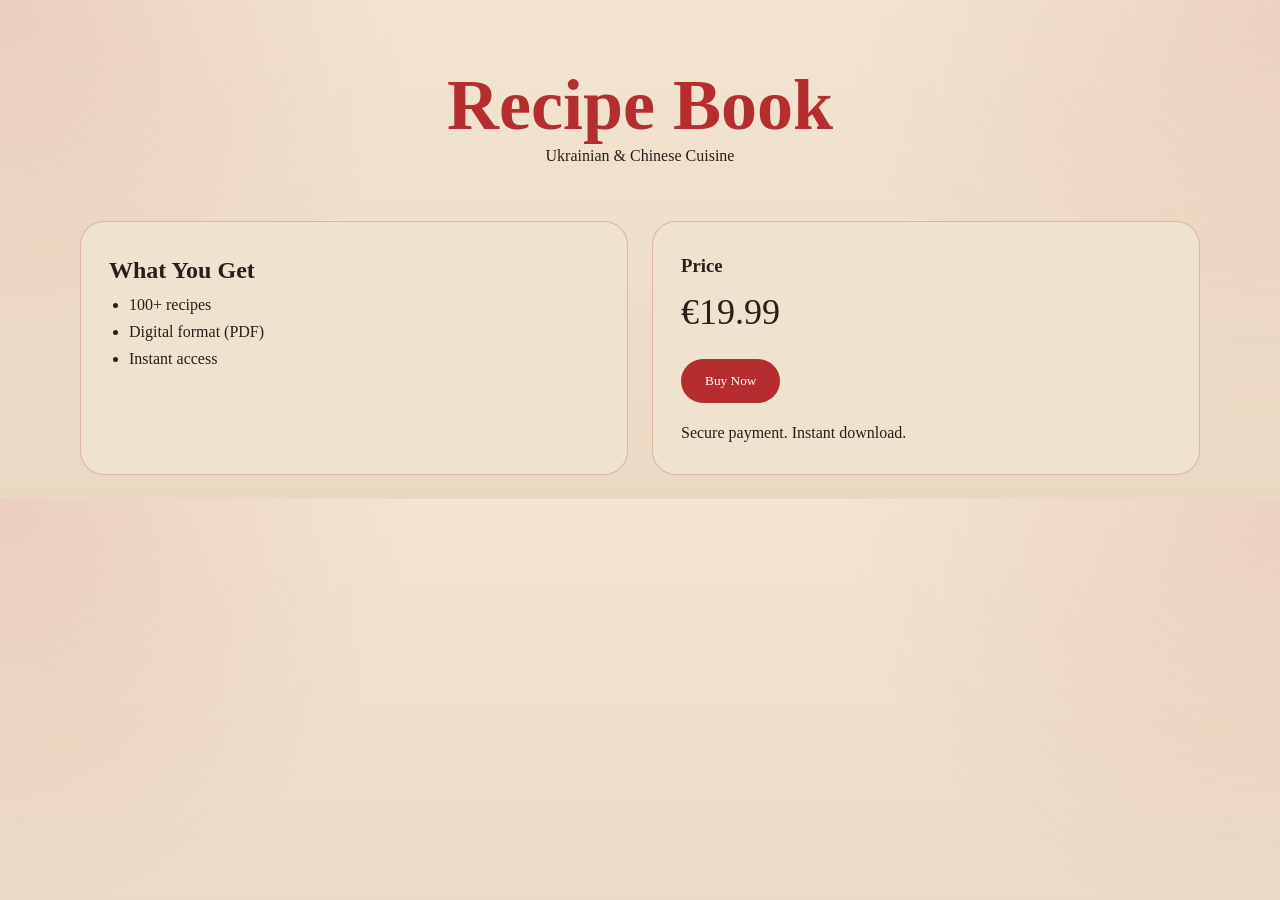
<file: buy.html>
<!DOCTYPE html>
<html lang="en">
<head>
  <meta charset="UTF-8">
  <meta name="viewport" content="width=device-width, initial-scale=1.0">
  <title>Buy Recipe Book</title>
  <!-- Підключення робочого CSS -->
  <link rel="stylesheet" href="css/style.css">
  <link rel="stylesheet" href="css/responsive.css">
</head>
<body>

<section class="buy-hero">
  <h1>Recipe Book</h1>
  <p>
    Ukrainian & Chinese Cuisine
  </p>
</section>

<section class="buy-content">
  <div class="buy-info">
    <h2>What You Get</h2>
    <ul>
      <li>100+ recipes</li>
      <li>Digital format (PDF)</li>
      <li>Instant access</li>
    </ul>
  </div>

  <div class="buy-box">
    <h3>Price</h3>
    <p class="price">€19.99</p>
    <button class="buy-btn">Buy Now</button>
    <p class="small">
      Secure payment. Instant download.
    </p>
  </div>
</section>

</body>
</html>
</file>
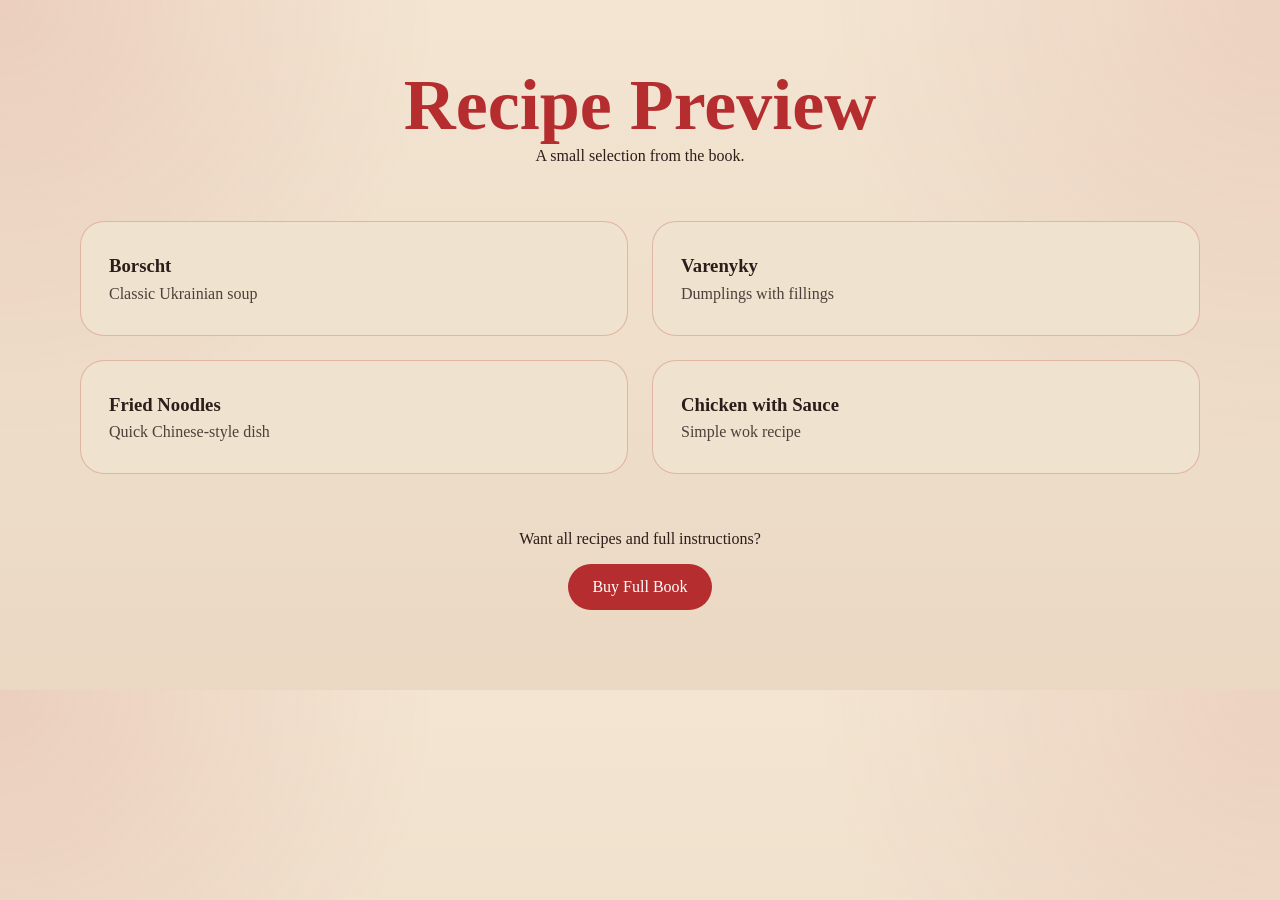
<file: recipes.html>
<!DOCTYPE html>
<html lang="en">
<head>
  <meta charset="UTF-8">
  <meta name="viewport" content="width=device-width, initial-scale=1.0">
  <title>Recipe Preview</title>
  <!-- Підключення робочого CSS -->
  <link rel="stylesheet" href="css/style.css">
  <link rel="stylesheet" href="css/responsive.css">
</head>
<body>

<section class="page-hero">
  <h1>Recipe Preview</h1>
  <p>
    A small selection from the book.
  </p>
</section>

<section class="recipes-grid">
  <div class="recipe-card">
    <h3>Borscht</h3>
    <p>Classic Ukrainian soup</p>
  </div>

  <div class="recipe-card">
    <h3>Varenyky</h3>
    <p>Dumplings with fillings</p>
  </div>

  <div class="recipe-card">
    <h3>Fried Noodles</h3>
    <p>Quick Chinese-style dish</p>
  </div>

  <div class="recipe-card">
    <h3>Chicken with Sauce</h3>
    <p>Simple wok recipe</p>
  </div>
</section>

<section class="recipes-cta">
  <p>
    Want all recipes and full instructions?
  </p>
  <a href="buy.html" class="buy-btn">Buy Full Book</a>
</section>

</body>
</html>
</file>
<file: css/style.css>
@import url('https://fonts.googleapis.com/css2?family=Comic+Relief:wght@400;700&display=swap');
@import url('https://fonts.googleapis.com/css2?family=Indie+Flower&display=swap');

:root {
  --paper: #efe2cf;
  --paper-soft: #f4e7d6;
  --paper-dark: #e2d2bc;
  --ink: #2b1d1a;
  --red: #b52d2f;
  --red-dark: #932929;
  --red-deep: #9d2427;
  --red-soft: #cf6a6a;
  --line: rgba(179, 53, 53, 0.35);
  --line-red: rgba(181, 45, 47, 0.35);
  --soft-shadow: 0 16px 50px rgba(80, 32, 24, 0.12);
}

* {
  margin: 0;
  padding: 0;
  box-sizing: border-box;
}

html,
body {
  width: 100%;
  overflow-x: hidden;
  scroll-behavior: smooth;
}

body {
  font-family: Georgia, "Times New Roman", serif;
  color: var(--ink);
  background:
    radial-gradient(circle at top left, rgba(181, 45, 47, 0.12), transparent 30%),
    radial-gradient(circle at top right, rgba(181, 45, 47, 0.10), transparent 32%),
    linear-gradient(180deg, #f3e5d2 0%, #ead8c3 100%);
}

/* INTRO */
.intro {
  position: fixed;
  inset: 0;
  z-index: 9999;
  background:
    radial-gradient(circle at center, rgba(179, 53, 53, 0.08), transparent 40%),
    linear-gradient(180deg, #ede0cd 0%, #e5d3bc 100%);
}

.intro-overlay {
  position: absolute;
  inset: 0;
  background: linear-gradient(180deg, rgba(179, 53, 53, 0.08), rgba(179, 53, 53, 0.02));
}

.intro-text {
  position: absolute;
  inset: 0;
  display: grid;
  place-items: center;
  text-align: center;
  padding: 24px;
}

.intro-sub {
  font-size: 12px;
  letter-spacing: 0.22em;
  text-transform: uppercase;
  color: var(--red);
  opacity: 0;
  transform: translateY(16px);
  margin-bottom: 12px;
}

.intro-title {
  font-size: clamp(42px, 8vw, 98px);
  line-height: 0.95;
  color: var(--red);
  letter-spacing: 0.02em;
  opacity: 0;
  transform: translateY(20px);
}

/* PAGE */
.page-content {
  opacity: 0;
}

/* BUTTONS */
.menu-btn,
.hero-actions button,
.buy-btn,
.secondary-btn,
.sound-float,
.story-audio-btn,
.cuisine-switch,
.similar-dish-btn,
.recipe-tab,
.recipe-item,
.linked-dish-btn {
  font-family: inherit;
  cursor: pointer;
  transition: transform 0.25s ease, background 0.25s ease, color 0.25s ease, border-color 0.25s ease, opacity 0.25s ease, box-shadow 0.25s ease;
}

.menu-btn:hover,
.hero-actions button:hover,
.buy-btn:hover,
.secondary-btn:hover,
.sound-float:hover,
.story-audio-btn:hover,
.cuisine-switch:hover,
.similar-dish-btn:hover,
.recipe-tab:hover,
.recipe-item:hover,
.linked-dish-btn:hover {
  transform: translateY(-2px);
}

.menu-btn,
.hero-actions button,
.buy-btn,
.secondary-btn,
.sound-float {
  padding: 12px 22px;
  border-radius: 999px;
  border: 1px solid rgba(181, 45, 47, 0.35);
  background: rgba(244, 231, 214, 0.92);
  color: var(--red-deep);
  backdrop-filter: blur(8px);
}

/* HERO */
.hero {
  min-height: 100vh;
  position: relative;
  padding: 28px 32px;
  background:
    linear-gradient(180deg, rgba(239, 226, 207, 0.1), rgba(239, 226, 207, 0.1)),
    url("../images/home-page.png") center center / cover no-repeat;
  overflow: hidden;
}

.hero::before {
  content: "";
  position: absolute;
  inset: 24px;
  border: 1.5px solid rgba(179, 53, 53, 0.28);
  pointer-events: none;
}

.hero::after,
.book-gallery::before,
.memory-section::before,
.interactive-recipes::after {
  content: "";
  position: absolute;
  inset: 0;
  pointer-events: none;
  background: linear-gradient(180deg, rgba(181, 45, 47, 0.03), rgba(181, 45, 47, 0.01));
}

.hero-ornament-top {
  position: absolute;
  right: 7%;
  top: 10%;
  width: 160px;
  height: 100px;
  border-top: 2px solid rgba(179, 53, 53, 0.55);
  border-right: 2px solid rgba(179, 53, 53, 0.55);
  border-radius: 0 80px 0 0;
  opacity: 0.45;
}

.menu-btn {
  position: relative;
  z-index: 3;
}

.hero-actions {
  display: flex;
  justify-content: flex-end;
  gap: 12px;
  position: relative;
  z-index: 3;
}

.hero-text {
  position: absolute;
  top: 45%;
  left: 43%;
  transform: translate(-50%, -50%);
  width: min(92%, 980px);
  text-align: center;
  opacity: 0;
}

.hero-kicker,
.section-kicker,
.recipe-detail-kicker,
.recipe-stage-kicker {
  font-size: 12px;
  letter-spacing: 0.22em;
  text-transform: uppercase;
  color: var(--red);
}

.hero-kicker {
  margin-bottom: 18px;
}

.hero-title-main {
  font-size: clamp(52px, 9vw, 126px);
  line-height: 0.9;
  color: var(--red);
  letter-spacing: 0.01em;
}

.hero-note {
  margin-top: 18px;
  font-size: 14px;
  letter-spacing: 0.18em;
  text-transform: uppercase;
  color: rgba(147, 41, 41, 0.78);
}

.hero-scroll {
  position: absolute;
  bottom: 24px;
  left: 50%;
  transform: translateX(-50%);
  font-size: 12px;
  letter-spacing: 0.16em;
  text-transform: uppercase;
  color: rgba(147, 41, 41, 0.72);
}

/* MENU */
.menu-panel {
  position: fixed;
  top: 18px;
  left: 18px;
  width: 320px;
  max-width: calc(100% - 36px);
  padding: 26px 22px 22px;
  border-radius: 24px;
  background: rgba(150, 44, 44, 0.96);
  border: 1px solid rgba(255, 255, 255, 0.16);
  backdrop-filter: blur(12px);
  z-index: 10000;
  opacity: 0;
  pointer-events: none;
  transform: translateY(-12px) scale(0.98);
  transition: opacity 0.35s ease, transform 0.35s ease;
  box-shadow: 0 20px 50px rgba(100, 20, 20, 0.28);
}

.menu-panel.active {
  opacity: 1;
  pointer-events: auto;
  transform: translateY(0) scale(1);
}

.menu-close {
  position: absolute;
  top: 12px;
  right: 14px;
  width: 36px;
  height: 36px;
  border-radius: 50%;
  border: none;
  background: rgba(255, 255, 255, 0.14);
  color: #fff4ee;
  font-size: 24px;
  cursor: pointer;
}

.menu-panel-content {
  display: flex;
  flex-direction: column;
  gap: 14px;
}

.menu-label {
  font-size: 11px;
  letter-spacing: 0.18em;
  text-transform: uppercase;
  color: rgba(255, 247, 243, 0.72);
  margin-bottom: 6px;
}

.menu-panel a {
  color: #fff5ef;
  text-decoration: none;
  font-size: 24px;
  line-height: 1.1;
  transition: opacity 0.2s ease, transform 0.2s ease;
}

.menu-panel a:hover {
  opacity: 0.82;
  transform: translateX(4px);
}

.sound-control {
  margin-top: 10px;
  padding-top: 16px;
  border-top: 1px solid rgba(255, 255, 255, 0.18);
  display: flex;
  justify-content: space-between;
  align-items: center;
  gap: 12px;
}

.sound-control span {
  color: #fff2eb;
  font-size: 14px;
}

.sound-toggle {
  padding: 10px 16px;
  border-radius: 999px;
  border: 1px solid rgba(255, 255, 255, 0.18);
  background: rgba(255, 255, 255, 0.08);
  color: #fff4ef;
  cursor: pointer;
}

.sound-float {
  position: fixed;
  right: 24px;
  bottom: 24px;
  z-index: 10001;
  box-shadow: var(--soft-shadow);
}

/* SECTIONS */
.scroll3d,
.book-gallery,
.memory-section,
.recipes-preview,
.purchase,
.cuisine-split,
.interactive-recipes,
.recipe-universe {
  position: relative;
  padding: 110px 32px;
}

.scroll3d,
.memory-section {
  background: linear-gradient(180deg, #efe2cf 0%, #ead9c3 100%);
}

.book-gallery,
.recipes-preview,
.purchase,
.cuisine-split {
  background: linear-gradient(180deg, #f5ead8 0%, #efe2cf 100%);
}

.cuisine-split,
.interactive-recipes {
  background: linear-gradient(180deg, #f3e5d2 0%, #eddcc7 100%);
}

.recipe-universe {
  background:
    radial-gradient(circle at top left, rgba(181, 45, 47, 0.08), transparent 28%),
    linear-gradient(180deg, #f4e6d4 0%, #edd9c5 100%);
}

.recipe-universe::before {
  content: "";
  position: absolute;
  inset: 18px;
  border: 1px solid rgba(181, 45, 47, 0.18);
  pointer-events: none;
}

.section-heading {
  max-width: 860px;
  margin: 0 auto 48px;
  text-align: center;
  position: relative;
  z-index: 2;
}

.interactive-recipes .section-heading {
  max-width: 860px;
  margin: 0 auto 48px;
  text-align: center;
  position: relative;
  z-index: 2;
  bottom: 370px;
}

.section-heading h2,
.purchase h2 {
  font-size: clamp(34px, 5vw, 68px);
  line-height: 0.95;
  color: var(--red);
  margin-top: 10px;
}

.section-copy {
  max-width: 720px;
  margin: 18px auto 0;
  line-height: 1.75;
  font-size: 18px;
  color: rgba(35, 24, 21, 0.82);
}

.scroll3d {
  position: relative;
  height: 260vh;
  overflow: hidden;
  background: linear-gradient(180deg, #efe2cf 0%, #ead9c3 100%);
}

.scroll3d-title {
  margin-bottom: 8px;
}

#c3d {
  position: sticky;
  top: 0;
  width: 100%;
  height: 100vh;
  display: block;
  z-index: 1;
}

.ingredient-overlay {
  position: absolute;
  inset: 0;
  z-index: 5;
  pointer-events: none;
  overflow: hidden;
}

.ingredient {
  position: absolute;
  width: 90px;
  opacity: 0;
  will-change: transform, opacity;
  z-index: 6;
}

.scroll3d .section-heading {
  position: relative;
  z-index: 6;
  padding-top: 60px;
  pointer-events: none;
}




/* GALLERY */
.gallery-grid {
  display: grid;
  grid-template-columns: repeat(3, 1fr);
  gap: 26px;
  max-width: 1280px;
  margin: 0 auto;
}

.gallery-card {
  background: rgba(255, 255, 255, 0.28);
  border: 1px solid rgba(181, 45, 47, 0.26);
  border-radius: 28px;
  overflow: hidden;
  box-shadow: var(--soft-shadow);
  transition: transform 0.35s ease, box-shadow 0.35s ease;
}

.gallery-card:hover {
  transform: translateY(-8px);
  box-shadow: 0 22px 60px rgba(110, 35, 28, 0.16);
}

.gallery-image-wrap {
  aspect-ratio: 3 / 4;
  overflow: hidden;
  background: var(--paper-dark);
}

.gallery-image-wrap img {
  width: 100%;
  height: 100%;
  object-fit: cover;
  display: block;
  transition: transform 0.5s ease;
}

.gallery-card:hover img {
  transform: scale(1.04);
}

.gallery-meta {
  padding: 22px;
}

.gallery-meta h3 {
  font-size: 30px;
  color: var(--red);
  margin-bottom: 10px;
}

.gallery-meta p {
  line-height: 1.65;
  color: rgba(35, 24, 21, 0.8);
}

/* MEMORY */
.memory-grid {
  display: grid;
  grid-template-columns: repeat(3, 1fr);
  gap: 22px;
  max-width: 1200px;
  margin: 0 auto;
}

.memory-card {
  background: rgba(255, 255, 255, 0.34);
  border: 1px solid rgba(181, 45, 47, 0.26);
  border-radius: 26px;
  padding: 28px;
  box-shadow: var(--soft-shadow);
  position: relative;
}

.memory-tag {
  display: inline-block;
  color: var(--red);
  font-size: 12px;
  letter-spacing: 0.18em;
  text-transform: uppercase;
  margin-bottom: 14px;
}

.memory-card h3 {
  font-size: 34px;
  line-height: 1;
  color: var(--red);
  margin-bottom: 14px;
}

.memory-card p {
  line-height: 1.75;
  font-size: 18px;
  color: rgba(35, 24, 21, 0.82);
}

/* RECIPES PREVIEW */
.recipes-grid {
  display: grid;
  grid-template-columns: repeat(4, 1fr);
  gap: 18px;
  max-width: 1200px;
  margin: 0 auto 28px;
}

.recipe-card {
  text-align: left;
  background: rgba(255, 255, 255, 0.28);
  border: 1px solid rgba(181, 45, 47, 0.26);
  border-radius: 22px;
  padding: 24px;
}

.recipe-card:hover,
.recipe-card.is-active {
  transform: translateY(-4px);
  background: rgba(179, 53, 53, 0.07);
  border-color: rgba(179, 53, 53, 0.45);
}

.recipe-card h4 {
  font-size: 28px;
  color: var(--red);
  margin-bottom: 8px;
}

.recipe-card p {
  line-height: 1.55;
  color: rgba(35, 24, 21, 0.8);
}

.recipe-detail {
  max-width: 900px;
  margin: 0 auto;
  padding: 32px;
  border-radius: 28px;
  border: 1px solid rgba(181, 45, 47, 0.26);
  background: rgba(255, 255, 255, 0.34);
  box-shadow: var(--soft-shadow);
}

.recipe-detail h3 {
  font-size: 42px;
  color: var(--red);
  margin: 10px 0 14px;
}

.recipe-detail p {
  line-height: 1.75;
  font-size: 18px;
  color: rgba(35, 24, 21, 0.82);
}

/* PURCHASE */
.purchase-box {
  max-width: 980px;
  margin: 0 auto;
  padding: 40px;
  text-align: center;
  border: 1px solid rgba(181, 45, 47, 0.26);
  border-radius: 32px;
  background: rgba(255, 255, 255, 0.36);
  box-shadow: var(--soft-shadow);
}

.purchase-box p {
  max-width: 760px;
  margin: 18px auto 0;
  line-height: 1.75;
  font-size: 18px;
  color: rgba(35, 24, 21, 0.82);
}

.purchase-actions {
  display: flex;
  justify-content: center;
  gap: 14px;
  margin-top: 28px;
}

/* FOOTER */
.footer {
  padding: 32px 20px 50px;
  text-align: center;
  color: rgba(147, 41, 41, 0.7);
  font-size: 15px;
}

/* REVEAL */
.reveal {
  opacity: 0;
  transform: translateY(34px);
}

/* SPLIT */
.split-grid {
  max-width: 1200px;
  margin: 0 auto;
  display: grid;
  grid-template-columns: 1fr 1fr;
  gap: 26px;
}

.split-card {
  position: relative;
  min-height: 340px;
  padding: 34px;
  text-align: left;
  border-radius: 34px;
  border: 2px solid rgba(181, 45, 47, 0.28);
  background:
    linear-gradient(180deg, rgba(181, 45, 47, 0.08), rgba(181, 45, 47, 0.03)),
    var(--paper);
  box-shadow: 0 18px 50px rgba(115, 32, 28, 0.10);
  cursor: pointer;
}

.split-card.active:hover {
  background: rgba(179, 53, 53, 0.18);
}

.split-card:hover,
.split-card.active:hover {

  background: rgba(179, 53, 53, 0.12);
}

.split-label {
  display: inline-block;
  margin-bottom: 18px;
  font-size: 12px;
  letter-spacing: 0.2em;
  text-transform: uppercase;
  color: var(--red-deep);
}

.split-card h3 {
  font-size: clamp(30px, 4vw, 52px);
  line-height: 0.95;
  color: var(--red);
  margin-bottom: 18px;
}

.split-card p {
  max-width: 460px;
  line-height: 1.7;
  font-size: 18px;
  color: rgba(43, 29, 26, 0.82);
}

/* INTERACTIVE RECIPES */
.interactive-recipes {
  overflow: hidden;
  padding: 120px 40px 120px;
  background:
    linear-gradient(rgba(244, 230, 212, 0.12), rgba(244, 230, 212, 0.22)),
    url("../images/back-itn.jpg") center center / cover no-repeat;
}

.interactive-recipes .section-heading,
.interactive-recipes .interactive-layout,
.interactive-recipes .center-image-wrap {
  position: relative;
  z-index: 2;
}

.interactive-layout {
  max-width: 1100px;
  margin: 0 auto;
  display: grid;
  grid-template-columns: 220px minmax(0, 1fr);
  gap: 10%;
  align-items: start;

}

.recipe-sidebar {
  width: 100%;
  max-width: 220px;
  padding: 0;
  box-shadow: none;
  border: none;
  border-radius: 0;
  position: sticky;
  top: 24px;
}

.similar-dish-btn {
  width: 100%;
  margin-left: 20%;
  padding: 12px 16px;
  border-radius: 999px;
  border: 1px solid rgba(181, 45, 47, 0.28);
  background: transparent;
  color: var(--red);
  font-family: "Comic Relief", system-ui;
  font-size: 16px;
}

.similar-dish-btn:hover {
  transform: translateX(6px);
  background: rgba(181, 45, 47, 0.06);
}

.recipe-tabs {
  display: flex;
  flex-direction: column;
  gap: 10px;
  background: transparent;
  padding: 0;
}

.recipe-tab {
  width: 100%;
  text-align: left;
  padding: 10px 0;
  border: none;
  background: transparent;
  border-radius: 0;
  opacity: 0.6;
}

.recipe-tab:hover,
.recipe-tab.active {
  transform: translateX(6px);
  opacity: 1;
}

.recipe-tab strong {
  display: block;
  color: var(--red);
  font-size: 26px;
  margin-bottom: 6px;
}

.recipe-tab span {
  color: rgba(43, 29, 26, 0.82);
  line-height: 1.5;
  font-size: 16px;
}

.recipe-story-card {
  width: 100%;
  max-width: 700px;
  padding: 32px;
  margin-top: 60%;
  border-radius: 26px;
  border: 1px solid rgba(181, 45, 47, 0.22);
  box-shadow: 0 18px 50px rgba(115, 32, 28, 0.10);
  background: rgba(244, 231, 214, 0.92);
  font-family: "Comic Relief", system-ui;
  font-weight: 600;
  font-style: normal;
}

#recipeTitle {
  font-size: 26px;
  font-family: "Comic Relief", system-ui;
  font-weight: 600;
}

.recipe-short {
  max-width: 620px;
  margin-top: 12px;
  font-size: 18px;
  line-height: 1.65;
  color: rgba(43, 29, 26, 0.84);
}

.recipe-meta {
  display: grid;
  grid-template-columns: 1fr 1fr;
  gap: 28px;
  margin-top: 28px;
  margin-bottom: 28px;
}

.meta-label {
  display: inline-block;
  margin-bottom: 8px;
  font-size: 25px;
  letter-spacing: 0.15em;
  text-transform: uppercase;
  color: var(--red-deep);
}

.recipe-meta > div {
  min-width: 0;
}

.recipe-meta p,
#recipeIngredients,
#recipeMemory {
  max-width: 100%;
  line-height: 1.7;
  color: rgba(43, 29, 26, 0.85);
}

.story-audio-btn {
  display: inline-flex;
  align-items: center;
  gap: 14px;
  padding: 18px 28px;
  min-height: 72px;
  border-radius: 999px;

  font-size: 24px;
}

.story-audio-btn:hover {
  transform: translateY(-2px) scale(1.01);
}


.story-audio-icon {
  width: 22px;
  height: 22px;
  display: inline-grid;
  place-items: center;
  font-size: 22px;
}

/* CENTER IMAGES */
.center-image-wrap {
  width: 100%;
  display: flex;
  justify-content: center;
  position: relative;
  z-index: 2;
  margin-top: 48px;
}

.center-image {
  width: min(520px, 70vw);
  display: block;
  pointer-events: none;
  margin: 0;
}

.bowl {
  opacity: 1;
}

.quote {
  opacity: 0.35;
}

/* DRAGON */
.dragon-gif {
  position: fixed;
  top: 26%;
  left: 0;
  width: 35%;
  z-index: 999;
  pointer-events: none;
  opacity: 0;
  will-change: transform, opacity;
  transform-origin: center center;
}

/* RECIPE UNIVERSE */
.recipe-universe-top {
  display: flex;
  justify-content: center;
  gap: 14px;
  margin-bottom: 32px;
}

.cuisine-switch {
  padding: 14px 26px;
  border-radius: 999px;
  border: 1px solid rgba(181, 45, 47, 0.28);
  background: rgba(255, 255, 255, 0.35);
  color: var(--red-deep);
  font-size: 18px;
}

.cuisine-switch:hover,
.cuisine-switch.active {
  background: var(--red);
  color: #f8ecdf;
}

.recipe-universe-layout {
  max-width: 1280px;
  margin: 0 auto;
  display: grid;
  grid-template-columns: 380px 1fr;
  gap: 26px;
  align-items: start;
}

.recipe-list,
.recipe-stage {
  border-radius: 32px;
  border: 1px solid rgba(181, 45, 47, 0.22);
  background: rgba(255, 255, 255, 0.28);
  box-shadow: 0 18px 50px rgba(115, 32, 28, 0.10);
}

.recipe-list {
  padding: 20px;
  display: grid;
  gap: 14px;
  position: sticky;
  top: 24px;
}

.recipe-item {
  width: 100%;
  text-align: left;
  padding: 18px;
  border-radius: 20px;
  border: 1px solid rgba(181, 45, 47, 0.16);
  background: rgba(181, 45, 47, 0.04);
}

.recipe-item:hover,
.recipe-item.active {
  transform: translateX(4px);
  background: rgba(181, 45, 47, 0.12);
  border-color: rgba(181, 45, 47, 0.42);
}

.recipe-item strong {
  display: block;
  color: var(--red);
  font-size: 28px;
  margin-bottom: 6px;
}

.recipe-item span {
  display: block;
  font-size: 15px;
  line-height: 1.55;
  color: rgba(43, 29, 26, 0.82);
}

.recipe-stage {
  overflow: hidden;
}

.recipe-stage-frame {
  padding: 34px;
  min-height: 560px;
  position: relative;
  background: linear-gradient(180deg, rgba(181, 45, 47, 0.05), rgba(181, 45, 47, 0.015));
}

.recipe-stage-title {
  font-size: clamp(42px, 7vw, 88px);
  line-height: 0.92;
  color: var(--red);
  margin-bottom: 16px;
}

.recipe-stage-desc {
  max-width: 760px;
  font-size: 22px;
  line-height: 1.6;
  color: rgba(43, 29, 26, 0.84);
  margin-bottom: 26px;
}

.recipe-stage-grid {
  display: grid;
  grid-template-columns: 1fr 1fr;
  gap: 18px;
  margin-bottom: 22px;
}

.recipe-stage-box,
.recipe-story-panel,
.recipe-links {
  border-radius: 24px;
  border: 1px solid rgba(181, 45, 47, 0.18);
  background: rgba(255, 255, 255, 0.28);
  padding: 22px;
}

.recipe-stage-box p,
.recipe-story-panel p {
  line-height: 1.75;
  color: rgba(43, 29, 26, 0.84);
}

.recipe-story-panel {
  margin-bottom: 18px;
}

.recipe-links {
  display: flex;
  flex-direction: column;
  align-items: flex-start;
  gap: 12px;
}

.linked-dish-btn {
  padding: 16px 22px;
  border-radius: 999px;
  border: 2px solid rgba(181, 45, 47, 0.28);
  background: linear-gradient(180deg, #f8ecdf 0%, #f2dfcf 100%);
  color: var(--red);
  font-size: 22px;
}

.linked-dish-btn:hover {
  background: var(--red);
  color: #f8ecdf;
}

/* RESPONSIVE */
@media (max-width: 1100px) {
  .gallery-grid,
  .memory-grid,
  .recipes-grid {
    grid-template-columns: 1fr 1fr;
  }
}

@media (max-width: 980px) {
  .split-grid,
  .interactive-layout,
  .recipe-meta,
  .recipe-universe-layout,
  .recipe-stage-grid {
    grid-template-columns: 1fr;
  }

  .recipe-sidebar,
  .recipe-list {
    position: static;
    max-width: 100%;
  }

  .interactive-layout {
    max-width: 720px;
    gap: 25px;
  }

  .recipe-story-card {
    max-width: 100%;
  }
}

@media (max-width: 768px) {
  .hero {
    padding: 20px;
  }

  .hero-actions,
  .purchase-actions,
  .recipe-universe-top {
    flex-wrap: wrap;
  }

  .hero-title-main {
    font-size: clamp(42px, 12vw, 76px);
  }

  .gallery-grid,
  .memory-grid,
  .recipes-grid {
    grid-template-columns: 1fr;
  }

  .menu-panel {
    width: calc(100% - 24px);
    left: 12px;
    top: 12px;
    max-width: none;
  }

  .menu-panel a {
    font-size: 20px;
  }

  .scroll3d,
  .book-gallery,
  .memory-section,
  .recipes-preview,
  .purchase,
  .cuisine-split,
  .interactive-recipes,
  .recipe-universe {
    padding: 84px 20px;
  }

  .interactive-recipes {
    padding: 90px 20px;
  }

  .purchase-box,
  .recipe-detail,
  .memory-card,
  .gallery-card,
  .split-card,
  .recipe-story-card,
  .recipe-list,
  .recipe-stage {
    border-radius: 22px;
  }

  .split-card {
    min-height: auto;
    padding: 24px;
  }

  .recipe-story-card,
  .recipe-stage-frame {
    padding: 22px;
  }

  .story-audio-btn {
    width: 100%;
    justify-content: center;
    font-size: 20px;
  }

  .recipe-stage-title {
    font-size: clamp(34px, 10vw, 56px);
  }

  .recipe-stage-desc {
    font-size: 18px;
  }

  .linked-dish-btn {
    width: 100%;
    text-align: center;
  }

  .recipe-meta {
    gap: 18px;
  }

  .center-image {
    width: min(320px, 82vw);
  }

  .dragon-gif {
    width: 120px;
    top: 30%;
  }
}

#recipeMemory {
   max-width: 60%;
}

#recipeIngredients {
   max-width: 60%;
}




/* INTERACTIVE RECIPES */
.interactive-recipes {
  position: relative;
  overflow: hidden;
  padding: 150px 40px 110px;
  background:
    linear-gradient(rgba(244, 230, 212, 0.12), rgba(244, 230, 212, 0.22)),
    url("../images/back-itn.jpg") center center / cover no-repeat;
}

.interactive-layout {
  width: min(100%, 1180px);
  margin: 0 auto;
  display: grid;
  grid-template-columns: 220px minmax(0, 1fr);
  gap: 34px;
  align-items: start;
}

.recipe-sidebar {
  width: 100%;
  max-width: 220px;
  display: flex;
  flex-direction: column;
  gap: 12px;
  position: sticky;
  top: 24px;
}

.recipe-tab {
  width: 100%;
  text-align: left;
  padding: 16px 18px;
  border-radius: 999px;
  border: 1px solid rgba(181, 45, 47, 0.24);
  background: rgba(244, 231, 214, 0.45);
  color: var(--red);
  font-family: "Comic Relief", system-ui;
  cursor: pointer;
  opacity: 1;
  transition: transform 0.25s ease, background 0.25s ease, border-color 0.25s ease;
}

.recipe-tab strong {
  display: block;
  font-size: 24px;
  line-height: 1.1;
  color: var(--red);
}

.recipe-tab:hover,
.recipe-tab.active {
  transform: translateX(6px);
  background: rgba(181, 45, 47, 0.08);
  border-color: rgba(181, 45, 47, 0.45);
}

.recipe-story-card {
  width: 100%;
  max-width: 760px;
  min-width: 0;
  padding: 34px;
  margin: 0;
  border-radius: 28px;
  border: 1px solid rgba(181, 45, 47, 0.22);
  box-shadow: 0 18px 50px rgba(115, 32, 28, 0.10);
  background: rgba(244, 231, 214, 0.96);
  font-family: "Comic Relief", system-ui;
  font-weight: 600;
  font-style: normal;
}

.similar-dish-btn {
  display: inline-flex;
  align-items: center;
  justify-content: center;
  margin: 0 0 22px 0;
  padding: 12px 18px;
  border-radius: 999px;
  border: 1px solid rgba(181, 45, 47, 0.28);
  background: transparent;
  color: var(--red);
  font-family: "Comic Relief", system-ui;
  font-size: 16px;
  width: fit-content;
}

.similar-dish-btn:hover {
  transform: translateY(-2px);
  background: rgba(181, 45, 47, 0.06);
}

#recipeCuisine {
  display: block;
  margin-bottom: 10px;
  
}

#recipeMainTitle {
  font-size: 26px;
  font-family: "Comic Relief", system-ui;
  font-weight: 700;
  margin-bottom: 16px;
  color: var(--ink);
}

.recipe-short {
  max-width: 100%;
  margin-top: 0;
  margin-bottom: 28px;
  font-size: 18px;
  line-height: 1.65;
  color: rgba(43, 29, 26, 0.84);
}

.recipe-meta {
  display: grid;
  grid-template-columns: 1fr 1fr;
  gap: 28px;
  margin: 0 0 28px;
}

.recipe-meta > div {
  min-width: 0;
}

.meta-label {
  display: inline-block;
  margin-bottom: 8px;
  font-size: 24px;
  letter-spacing: 0.15em;
  text-transform: uppercase;
  color: var(--red-deep);
}

#recipeIngredients,
#recipeMemory {
  max-width: 100%;
  line-height: 1.7;
  color: rgba(43, 29, 26, 0.85);
}

.center-image-wrap {
  width: 100%;
  display: flex;
  justify-content: center;
  position: relative;
  z-index: 2;
  margin-top: 48px;
}

.center-image {
  width: min(420px, 65vw);
  display: block;
  pointer-events: none;
  margin: 0;
  transition: opacity 0.35s ease;
}


@media (max-width: 980px) {
  .interactive-layout {
    grid-template-columns: 1fr;
    gap: 24px;
    max-width: 760px;
  }

  .recipe-sidebar {
    max-width: 100%;
    position: static;
  }

  .recipe-story-card {
    max-width: 100%;
  }

  .recipe-meta {
    grid-template-columns: 1fr;
    gap: 20px;
  }
}

@media (max-width: 768px) {
  .interactive-recipes {
    padding: 100px 20px 90px;
  }

  .recipe-story-card {
    padding: 24px;
    border-radius: 22px;
  }

  .story-audio-btn {
    width: 100%;
    justify-content: center;
    font-size: 20px;
  }
}


/* =========================
   INTERACTIVE SECTION FIX
   ========================= */

.interactive-recipes {
  position: relative;
  overflow: hidden;
  padding: 400px 40px 110px;
  background:
    linear-gradient(rgba(244, 230, 212, 0.10), rgba(244, 230, 212, 0.20)),
    url("../images/back-itn.jpg") center center / cover no-repeat;
}

.interactive-layout {
  width: min(100%, 1000px);
  margin: -100px auto 0; /* 🔥 ось це додає відступ зверху */
  display: grid;
  grid-template-columns: 190px minmax(0, 1fr);
  gap: 36px;
  align-items: start;
}

/* Ліва колонка */
.recipe-sidebar {
  width: 100%;
  max-width: 240px;
  display: flex;
  flex-direction: column;
  gap: 14px;
  position: relative;
}

.recipe-tab {
  width: 100%;
  min-height: 76px;
  text-align: left;
  padding: 18px 22px;
  border-radius: 999px;
  border: 1px solid rgba(181, 45, 47, 0.22);
  background: rgba(244, 231, 214, 0.82);
  color: var(--red);
  font-family: "Comic Relief", system-ui;
  opacity: 1;
  transition: transform 0.25s ease, background 0.25s ease, border-color 0.25s ease;
}

.recipe-tab strong {
  display: block;
  font-size: 22px;
  line-height: 1.1;
  color: var(--red);
}

.recipe-tab:hover,
.recipe-tab.active {
  transform: translateX(6px);
  background: rgba(181, 45, 47, 0.08);
  border-color: rgba(181, 45, 47, 0.42);
}

/* Права картка */
.recipe-story-card {
  width: 100%;
  max-width: 860px;
  min-width: 0;
  height: 700px; 
  overflow: hidden;
  padding: 36x 38px 38px;
  border-radius: 30px;
  border: 1px solid rgba(181, 45, 47, 0.18);
  background: rgba(244, 231, 214, 0.96);
  box-shadow: 0 18px 50px rgba(115, 32, 28, 0.10);
  position: relative;
}

.similar-dish-btn {
  display: inline-flex;
  align-items: center;
  justify-content: center;
  margin: 0 0 24px 0;
  padding: 12px 22px;
  border-radius: 999px;
  border: 1px solid rgba(181, 45, 47, 0.22);
  background: transparent;
  color: var(--red);
  font-family: "Comic Relief", system-ui;
  font-size: 16px;
  width: fit-content;
}

#recipeCuisine {
 display: inline-block;
  margin-bottom: 8px;
  font-size: 30px;
  letter-spacing: 0.15em;
  text-transform: uppercase;
  color: var(--red-deep);
}

#recipeMainTitle {
  font-size: 28px;
  line-height: 1.1;
  margin-bottom: 18px;
  color: var(--ink);
  font-family: "Comic Relief", system-ui;
  font-weight: 700;
}

.recipe-short {
  max-width: 100%;
  margin: 0 0 30px;
  font-size: 18px;
  line-height: 1.65;
  color: rgba(43, 29, 26, 0.88);
}

.recipe-meta {
  display: grid;
  grid-template-columns: 1fr 1fr;
  gap: 40px;
  margin-bottom: 30px;
}

.recipe-meta > div {
  min-width: 0;
}

.meta-label {
  display: inline-block;
  margin-bottom: 12px;
  font-size: clamp(26px, 2.1vw, 42px);
  line-height: 1;
  letter-spacing: 0.12em;
  text-transform: uppercase;
  color: var(--red-deep);
}

#recipeIngredients,
#recipeMemory {
  max-width: 100%;
  line-height: 1.7;
  font-size: 18px;
  color: rgba(43, 29, 26, 0.88);
}

/* Кнопка play */
.story-audio-btn {
  display: inline-flex;
  align-items: center;
  gap: 14px;
  padding: 18px 30px;
  min-height: 74px;
  border-radius: 999px;
  font-size: 22px;

}

/* Нижні ілюстрації */
.center-image-wrap {
  width: min(100%, 1180px);
  margin: 26px auto 0;
  position: relative;
  min-height: 300px;
  display: flex;
  justify-content: center;
  align-items: center;
}

.center-image {
  display: block;
  pointer-events: none;
  margin: 0;
  transition: opacity 0.35s ease;
}

/* тарілка */
.center-image.bowl {
  left: 6%;
  bottom: -10px;
  width: min(340px, 28vw);
  opacity: 0.28;
}

/* цитата */
.center-image.quote {
  position: relative;
  width: min(520px, 42vw);
  opacity: 0.85;
  z-index: 2;
  transform: translateY(10px);
}

/* =========================
   TABLET
   ========================= */
@media (max-width: 980px) {
  .interactive-recipes {
    padding: 10px 28px 100px;
  }

  .interactive-layout {
    grid-template-columns: 1fr;
    max-width: 760px;
    gap: 24px;
  }

  .recipe-sidebar {
    max-width: 100%;
    top: 0;
  }

  .recipe-story-card {
    max-width: 100%;
  }

  .recipe-meta {
    grid-template-columns: 1fr;
    gap: 22px;
  }

  .center-image-wrap {
    min-height: 260px;
  }

  .center-image.bowl {
    left: 0;
    width: min(260px, 40vw);
    bottom: 0;
  }

  .center-image.quote {
    width: min(420px, 65vw);
  }
}

/* =========================
   MOBILE
   ========================= */
@media (max-width: 768px) {
  .interactive-recipes {
    padding: 100px 20px 90px;
  }

  .recipe-tab {
    min-height: 64px;
    padding: 14px 18px;
  }

  .recipe-tab strong {
    font-size: 20px;
  }

  .recipe-story-card {
    padding: 24px;
    border-radius: 22px;
  }

  #recipeMainTitle {
    font-size: 24px;
  }

  .meta-label {
    font-size: px;
  }

  .story-audio-btn {
    width: 100%;
    justify-content: center;
    font-size: 20px;
  }

  .center-image-wrap {
    min-height: 220px;
  }

  .center-image.bowl {
    width: 180px;
    left: 0;
    bottom: 8px;
  }

  .center-image.quote {
    width: min(300px, 75vw);
  }
}



.center-image-wrap {
  width: min(100%, 1180px);
  margin: 40px auto 0;
  display: flex;
  align-items: center;
  justify-content: flex-start; /* 🔥 замість space-between */
  gap: 40%; /* 🔥 більше відстань між елементами */
}

/* Картинка зліва */
.center-image.bowl {
  width: 300px;
  opacity: 0.4;
  margin-left: 100%;
}

/* Цитата справа */
.center-image.quote {
  width: 420px;

}


/* щоб стрілка позиціонувалась від секції */
.interactive-recipes {
  position: relative;
}

.interactive-arrow-btn {
  position: absolute;
  right: 3%;
  bottom: 27%;
  z-index: 6;
  border: none;
  background: transparent;
  padding: 0;
  cursor: pointer;
}

.interactive-arrow {
  display: block;
  width: 50%;
  pointer-events: auto;
}

.interactive-arrow-btn:active {
  transform: scale(0.9);
}

#recipeIngredients {
  max-width: 20%;
}

#recipeMemory {
  max-width: 80%;
}

.play-btn {
  border: none;
  background: none;
  padding: 0;
  cursor: pointer;
  overflow: hidden;
}

.play-btn img {
  width: 220px; /* підганяєш під дизайн */
  height: auto;
  display: block;
}

.flipbook {
    width: 1200px;
    height: 800px;
    margin-left: 12%;
    margin-top: 5%;
}
.flipbook .hard img {
    width: 100%;
    border: none;
    background: none;
}

.flipbook img {
    width: 600px;
    height: 800px;
    border: none;
    background: none;
}


.flipbook .hard {
    background: #bb2b37 !important;
    color: #fff;
    font-weight: bold;
    border: none; 
}

.flipbook .hard small{
	font-style: italic;
	font-weight: lighter;
	opacity: 0.7;
	font-size: 14px;
}

.flipbook .page {
    background: white;
	display: flex;
	flex-direction: column;
	justify-content: center;
	align-items: center;
    gap: 10px;
    border: 1px solid rgba(0, 0, 0, 0.11);
}

.page img{
	width: 100%;
	object-fit: cover;
	margin: auto;
}

.flipbook .page small{
	font-size: 14px;
    margin-bottom: 10px;
}




.recipe-story-card {
  position: relative;
  overflow: hidden;
}

.recipe-story-inner {
  will-change: transform, opacity;
}

#recipeCenterImage {
  will-change: transform, opacity;
  transition: none;
}

.recipe-tab,
.interactive-arrow-btn,
.play-btn {
  transition: transform 0.2s ease;
}

.interactive-arrow-btn:active,
.play-btn:active,
.recipe-tab:active {
  transform: scale(0.96);
}


.lantern-loader {
  position: absolute;
  inset: 0;
  pointer-events: none;
  overflow: hidden;
  z-index: 8;
}

.lantern {
  position: absolute;
  top: -220px;
  width: 90px;
  opacity: 0;
  will-change: transform, opacity;
}

.lantern-1 { left: 12%; }
.lantern-2 { left: 26%; }
.lantern-3 { left: 42%; }
.lantern-4 { left: 60%; }
.lantern-5 { left: 78%; }

@media (max-width: 768px) {
  .lantern {
    width: 60px;
  }
}


.scene-loader {
  position: absolute;
  inset: 0;
  overflow: hidden;
  pointer-events: none;
  z-index: 12;
}

/* Lanterns */
.lantern {
  position: absolute;
  top: -260px;
  width: 90px;
  opacity: 0;
  will-change: transform, opacity;
}

.lantern-1 { left: 10%; }
.lantern-2 { left: 24%; }
.lantern-3 { left: 40%; }
.lantern-4 { left: 58%; }
.lantern-5 { left: 76%; }

/* Sakura branches */
.sakura-branch {
  position: absolute;
  opacity: 0;
  will-change: transform, opacity;
}

.sakura-left {
  top: 40%;
  left: -420px;
  width: 360px;
  transform: rotate(-8deg);
}

.sakura-right {
  top: 10%;
  right: -420px;
  width: 360px;
  transform: rotate(8deg);
}

/* Petals */
.petals-layer {
  position: absolute;
  inset: 0;
  overflow: hidden;
  pointer-events: none;
}

.petal {
  position: absolute;
  top: -40px;
  width: 24px;
  height: auto;
  opacity: 0;
  will-change: transform, opacity;
}

@media (max-width: 768px) {
  .lantern {
    width: 60px;
  }

  .sakura-left,
  .sakura-right {
    width: 220px;
  }

  .petal {
    width: 16px;
  }
}



@media (max-width: 768px) {
  .book-sakura-left,
  .book-sakura-right {
    width: 220px;
  }

  .book-petal {
    width: 18px;
  }
}

.global-book-scene {
  position: fixed;
  inset: 0;
  pointer-events: none;
  overflow: hidden;
  z-index: 30;
}

.global-book-sakura {
  position: fixed;
  opacity: 0;
  will-change: transform, opacity;
}

.global-book-sakura-left {
  top: 0;
  left: -520px;
  width: 420px;
  transform: rotate(-8deg);
}

.global-book-sakura-right {
  top: 0;
  right: -520px;
  width: 420px;
  transform: rotate(8deg);
}

.global-book-petals {
  position: fixed;
  inset: 0;
  overflow: visible;
  pointer-events: none;
}

.global-book-petal {
  position: fixed;
  top: -40px;
  width: 30px;
  height: auto;
  opacity: 0;
  will-change: transform, opacity;
}




.ingredient-overlay {
  position: sticky;
  top: 0;
  width: 100%;
  height: 100vh;
  margin-top: -100vh;
  pointer-events: none;
  z-index: 8;
  overflow: hidden;
}

.ingredient {
  position: absolute;
  width: 110px;
  opacity: 0;
  will-change: transform, opacity;
  object-fit: contain;
}

.ingredient-1 {
  left: -160px;
  top: 12%;
}

.ingredient-2 {
  right: -160px;
  top: 16%;
}

.ingredient-3 {
  left: -180px;
  top: 38%;
}

.ingredient-4 {
  right: -180px;
  top: 42%;
}

.ingredient-5 {
  left: -170px;
  top: 66%;
}

.ingredient-6 {
  right: -170px;
  top: 70%;
}

.hero-link-btn {
  display: inline-flex;
  align-items: center;
  justify-content: center;
  padding: 12px 22px;
  border-radius: 999px;
  border: 1px solid rgba(181, 45, 47, 0.35);
  background: rgba(244, 231, 214, 0.92);
  color: var(--red-deep);
  text-decoration: none;
  backdrop-filter: blur(8px);
  transition: transform 0.25s ease, background 0.25s ease, color 0.25s ease, border-color 0.25s ease, opacity 0.25s ease, box-shadow 0.25s ease;
}

.hero-link-btn:hover {
  transform: translateY(-2px);
}


.book-preview-inner {
  min-height: 700px;
  padding: 40px 20px 80px;
}
</file>
<file: css/responsive.css>
/* Responsive overrides: keep the original artwork and visual theme. */
* { box-sizing: border-box; }
img { max-width: 100%; }
button, a { -webkit-tap-highlight-color: transparent; }
button { touch-action: manipulation; }
button:focus-visible, a:focus-visible { outline: 3px solid #b52d2f; outline-offset: 5px; }
.hero { min-height: 700px; min-height: max(650px, 100svh); padding: 24px clamp(16px, 4vw, 48px); }
.hero-text { position: relative; top: auto; left: auto; transform: none; width: min(100%, 980px); margin: clamp(90px, 15vh, 180px) auto 100px; }
.hero-title-main { font-size: clamp(40px, 8.5vw, 126px); overflow-wrap: anywhere; }
.hero-kicker, .hero-note { line-height: 1.7; }
.menu-panel { max-height: calc(100dvh - 36px); overflow-y: auto; }
.menu-panel a, .menu-close, .sound-toggle, .menu-btn { min-height: 44px; }
.intro-title { font-size: clamp(36px, 8vw, 110px); overflow-wrap: anywhere; }
.cuisine-split, .interactive-recipes, .purchase { padding: clamp(64px, 8vw, 110px) clamp(16px, 4vw, 40px); }
.section-heading h2, .purchase h2 { line-height: 1.08; overflow-wrap: anywhere; }
.interactive-recipes .section-heading { bottom: auto; margin: 0 auto 40px; }
.interactive-layout { width: min(100%, 1120px); margin: 0 auto; grid-template-columns: 190px minmax(0, 1fr); gap: 28px; }
.recipe-story-card { height: auto; min-height: 0; max-width: none; padding: clamp(20px, 3vw, 38px); }
.recipe-meta { grid-template-columns: minmax(0, 1fr) minmax(0, 1.4fr); gap: 24px; }
#recipeIngredients, #recipeMemory { max-width: 100%; overflow-wrap: anywhere; }
#recipeCuisine { font-size: clamp(18px, 2.5vw, 30px); }
.meta-label { font-size: clamp(20px, 2vw, 28px); letter-spacing: .06em; }
.center-image-wrap { grid-column: 1 / -1; width: 100%; margin: 12px auto 0; position: relative; display: flex; flex-wrap: wrap; justify-content: center; gap: 24px; }
.center-image.bowl, .center-image.quote { position: static; margin: 0; inset: auto; height: auto; object-fit: contain; }
.center-image.bowl { width: min(32%, 280px); }
.center-image.quote { width: min(58%, 420px); }
.interactive-arrow-btn { position: relative; inset: auto; display: block; margin: 0 0 24px auto; width: 64px; min-height: 44px; }
.interactive-arrow { width: 100%; }
.play-btn { min-height: 44px; }
.play-btn img { width: min(220px, 100%); }
.scroll3d { padding-inline: 0; }
.scroll3d .section-heading { padding-inline: 20px; }
#c3d { height: 100svh; }
.ingredient { width: clamp(48px, 8vw, 110px); }
.purchase-box { max-width: 100%; padding: clamp(24px, 4vw, 48px); }
.book-preview-section { width: 100%; margin-top: 48px; }
.book-preview-inner { min-height: 0; width: 100%; }
.flipbook { margin: 24px auto; width: 100%; height: auto; }
.flipbook img, .flipbook .hard img, .flipbook .page img { display: block; width: 100%; height: 100%; object-fit: contain; margin: 0; }
.flipbook:not(.book-ready) > div { max-width: 600px; margin: 12px auto; }
.book-controls { display: flex; justify-content: center; align-items: center; flex-wrap: wrap; gap: 16px; margin: 24px 0; }
.book-controls button { min-height: 44px; padding: 10px 20px; color: var(--red); background: var(--paper); border: 1px solid currentColor; border-radius: 24px; cursor: pointer; }
.book-controls button:disabled { opacity: .4; cursor: default; }
.page-hero, .buy-hero { padding: 64px 20px 32px; text-align: center; }
.page-hero h1, .buy-hero h1 { color: var(--red); font-size: clamp(36px, 6vw, 72px); }
.recipes-grid, .buy-content { width: min(1120px, calc(100% - 32px)); margin: 24px auto; display: grid; grid-template-columns: repeat(2, minmax(0, 1fr)); gap: 24px; }
.recipe-card, .buy-info, .buy-box { min-width: 0; padding: 28px; border: 1px solid #b52d2440; border-radius: 24px; background: var(--paper); line-height: 1.7; }
.buy-info ul { padding-left: 20px; }
.recipes-cta { text-align: center; padding: 32px 20px 64px; }
.buy-btn { display: inline-block; padding: 14px 24px; margin: 16px 0; background: var(--red); color: white; border: 0; border-radius: 28px; text-decoration: none; }
.price { font-size: 36px; }
.footer { padding: 32px 20px 90px; text-align: center; }
@media (max-width: 900px) {
 .interactive-layout { grid-template-columns: minmax(0, 1fr); }
 .recipe-sidebar { max-width: none; display: grid; grid-template-columns: repeat(4, minmax(0, 1fr)); gap: 10px; }
 .recipe-tab { padding: 12px; min-height: 58px; border-radius: 20px; }
 .recipe-tab strong { font-size: 17px; overflow-wrap: anywhere; }
 .recipe-tab:hover, .recipe-tab.active { transform: none; }
 .split-card { padding: 24px; min-height: 280px; }
}
@media (max-width: 600px) {
 .hero { min-height: 100svh; padding: 20px 16px; }
 .hero-text { margin: 90px auto 110px; }
 .hero-title-main { font-size: clamp(38px, 10.8vw, 64px); }
 .hero-kicker { font-size: 11px; letter-spacing: .12em; }
 .hero-note { font-size: 12px; letter-spacing: .1em; }
 .split-grid, .recipe-meta, .recipes-grid, .buy-content { grid-template-columns: minmax(0, 1fr); }
 .split-card { min-height: 240px; }
 .recipe-sidebar { grid-template-columns: repeat(2, minmax(0, 1fr)); }
 .recipe-short, #recipeIngredients, #recipeMemory, .section-copy { font-size: 16px; line-height: 1.7; }
 .recipe-story-card { border-radius: 22px; }
 .sound-float { right: 12px; bottom: max(12px, env(safe-area-inset-bottom)); }
 .dragon-gif { width: 120px; }
}
@media (max-height: 500px) and (orientation: landscape) {
 .hero-text { margin: 50px auto 90px; }
}

.scroll3d.without-webgl { height: auto; min-height: 0; }
.without-webgl #c3d, .without-webgl .ingredient-overlay { display: none; }
.object-fallback { display: block; width: min(70%, 440px); height: auto; margin: 40px auto; }
.intro-text { display: flex; flex-direction: column; justify-content: center; gap: 20px; }
.intro-skip { position: absolute; right: 24px; bottom: 80px; min-height: 44px; padding: 12px 24px; border: 1px solid var(--red); color: var(--red); background: var(--paper); border-radius: 24px; cursor: pointer; }
</file>
